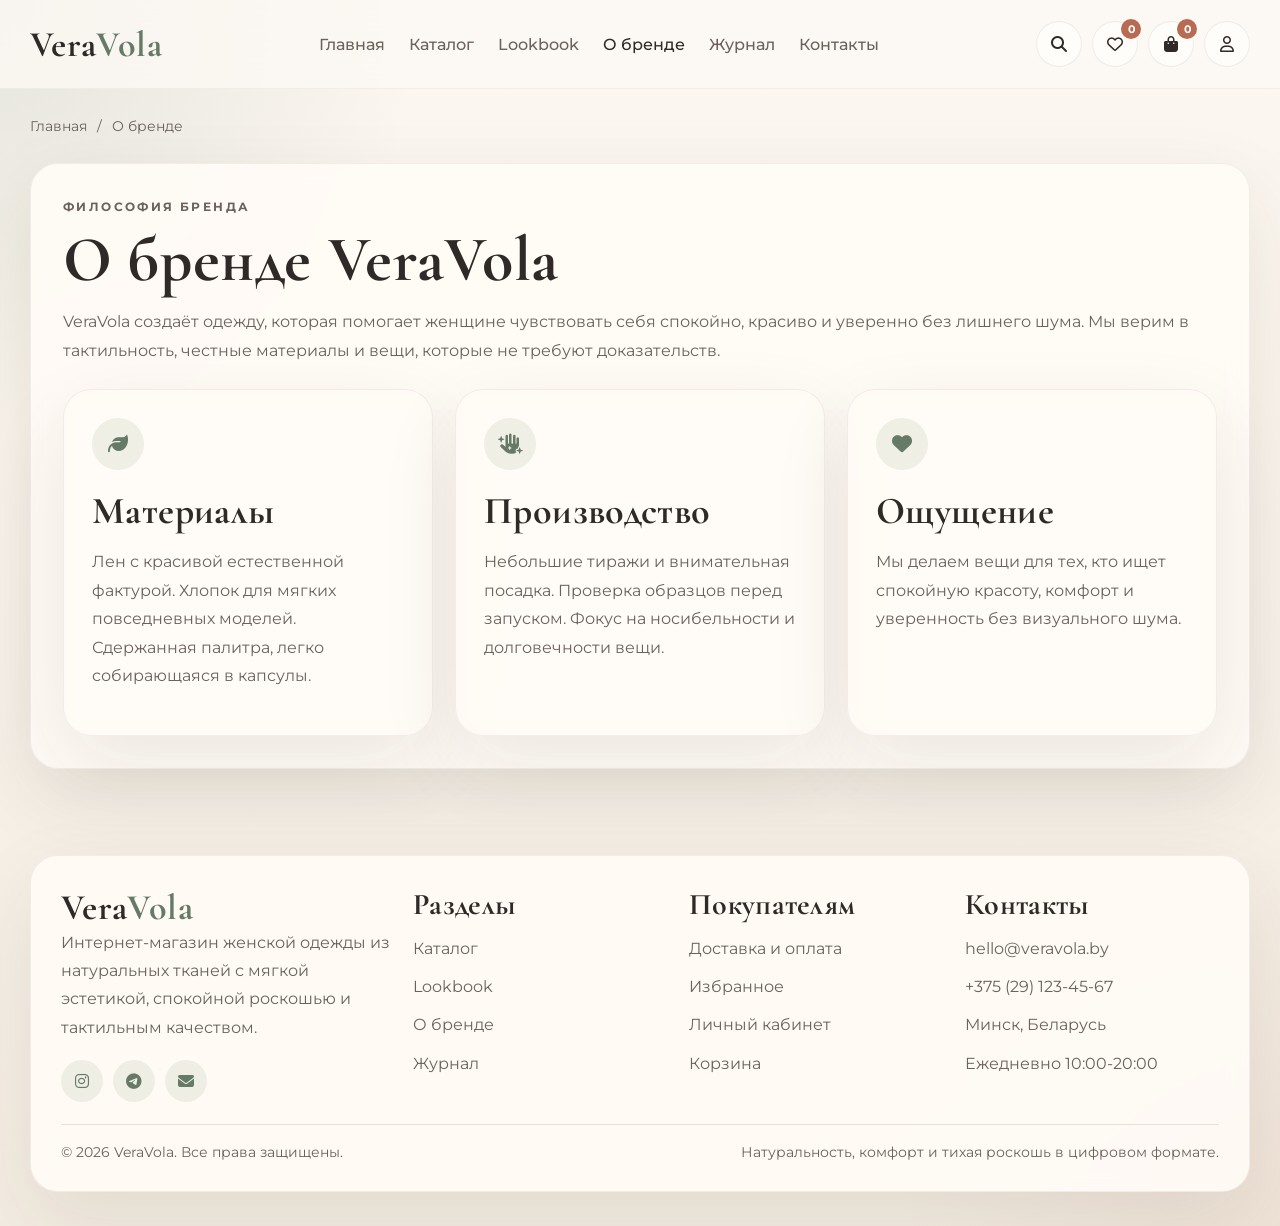
<file: about.html>
<!DOCTYPE html>
<html lang="ru">
<head>
    <!-- Google Tag Manager -->
<script>(function(w,d,s,l,i){w[l]=w[l]||[];w[l].push({'gtm.start':
new Date().getTime(),event:'gtm.js'});var f=d.getElementsByTagName(s)[0],
j=d.createElement(s),dl=l!='dataLayer'?'&l='+l:'';j.async=true;j.src=
'https://www.googletagmanager.com/gtm.js?id='+i+dl;f.parentNode.insertBefore(j,f);
})(window,document,'script','dataLayer','GTM-WN6B376W');</script>
<!-- End Google Tag Manager -->
    <meta charset="UTF-8">
    <meta name="viewport" content="width=device-width, initial-scale=1.0">
    <title>О бренде - VeraVola</title>
    <meta name="description" content="Философия VeraVola, материалы, подход к производству и спокойный взгляд на современный женский гардероб.">
    <link rel="preconnect" href="https://fonts.googleapis.com">
    <link rel="preconnect" href="https://fonts.gstatic.com" crossorigin>
    <link href="https://fonts.googleapis.com/css2?family=Cormorant+Garamond:wght@500;600;700&family=Montserrat:wght@400;500;600;700&display=swap" rel="stylesheet">
    <link rel="stylesheet" href="https://cdnjs.cloudflare.com/ajax/libs/font-awesome/6.4.0/css/all.min.css">
    <link rel="stylesheet" href="style.css">
</head>
<body data-page="about">
    <!-- Google Tag Manager (noscript) -->
<noscript><iframe src="https://www.googletagmanager.com/ns.html?id=GTM-WN6B376W"
height="0" width="0" style="display:none;visibility:hidden"></iframe></noscript>
<!-- End Google Tag Manager (noscript) -->
    <div id="siteHeader"></div>
    <main class="page-section">
        <div class="container">
            <nav class="breadcrumbs" aria-label="Хлебные крошки">
                <a href="index.html">Главная</a>
                <span>/</span>
                <span>О бренде</span>
            </nav>
            <div id="aboutPageContent"></div>
        </div>
    </main>
    <div id="siteFooter"></div>
    <div class="notification" id="notification" aria-live="polite" aria-atomic="true"></div>
    <script src="data.js"></script>
    <script src="site.js"></script>
</body>
</html>
</file>
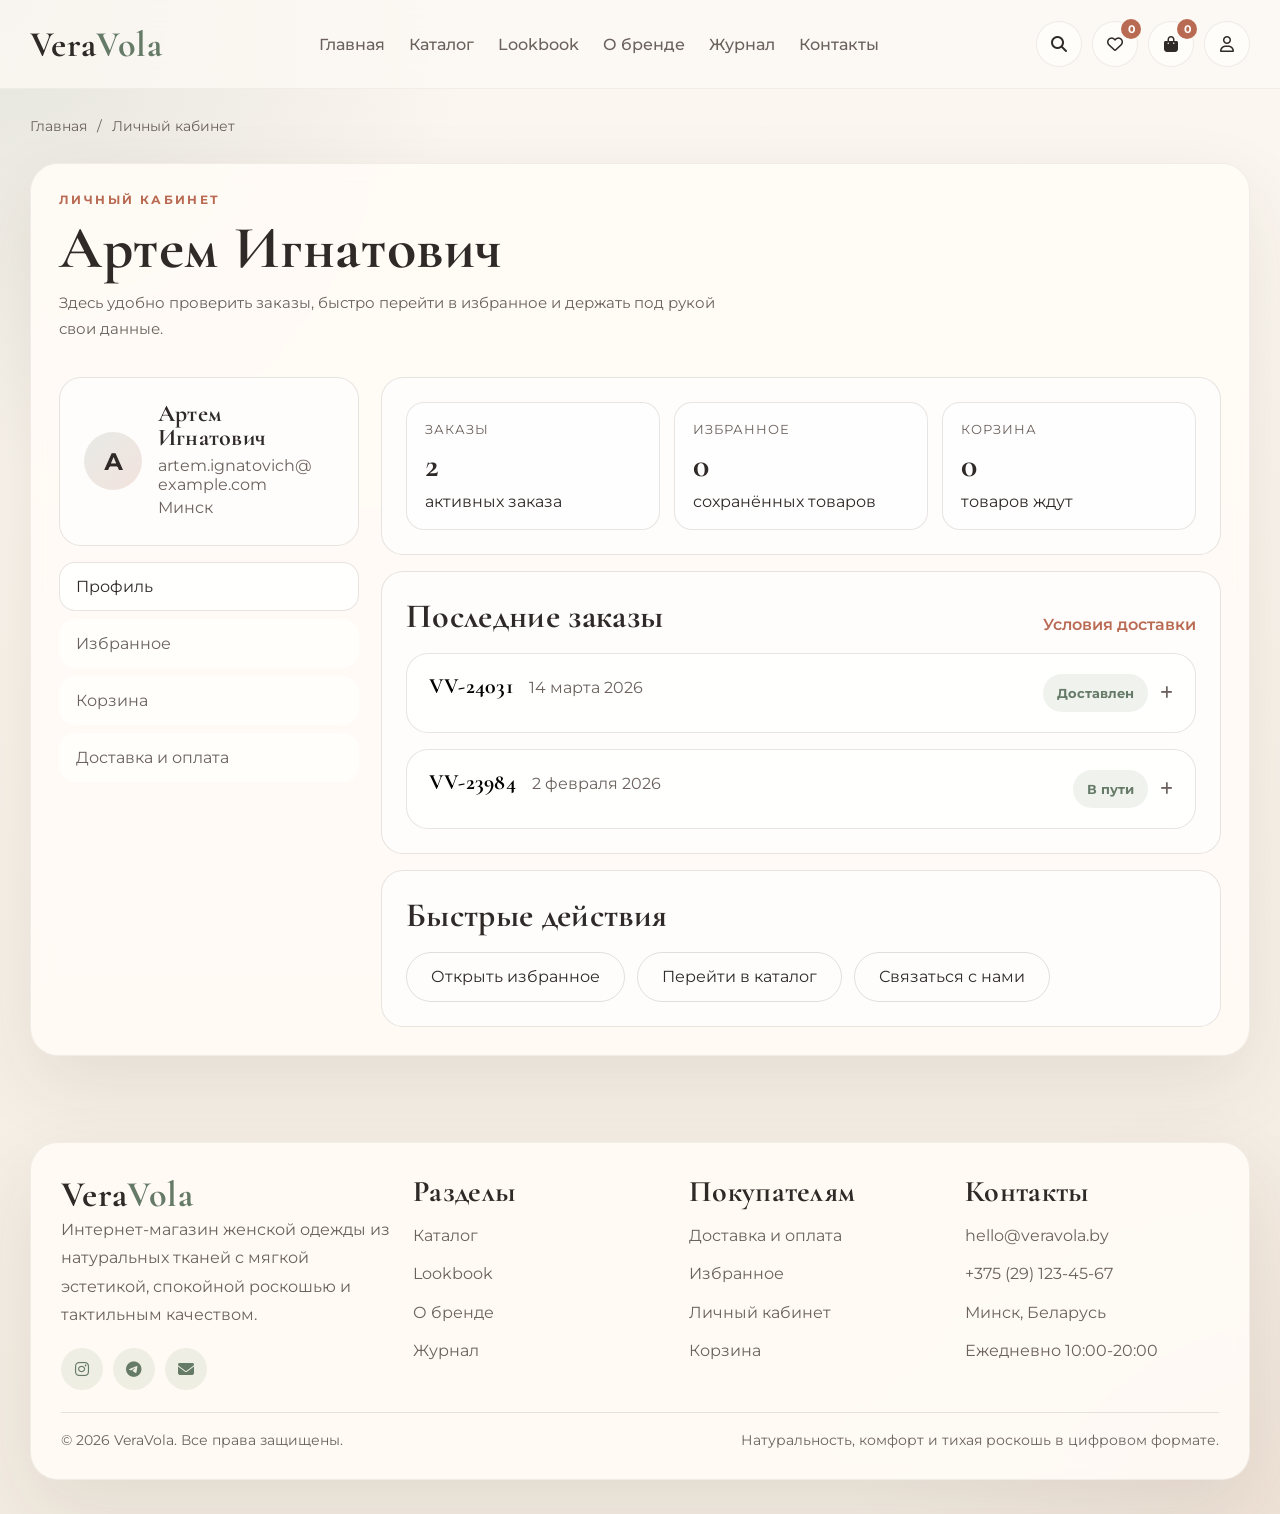
<file: account.html>
<!DOCTYPE html>
<html lang="ru">
<head>
    <!-- Google Tag Manager -->
<script>(function(w,d,s,l,i){w[l]=w[l]||[];w[l].push({'gtm.start':
new Date().getTime(),event:'gtm.js'});var f=d.getElementsByTagName(s)[0],
j=d.createElement(s),dl=l!='dataLayer'?'&l='+l:'';j.async=true;j.src=
'https://www.googletagmanager.com/gtm.js?id='+i+dl;f.parentNode.insertBefore(j,f);
})(window,document,'script','dataLayer','GTM-WN6B376W');</script>
<!-- End Google Tag Manager -->
    <meta charset="UTF-8">
    <meta name="viewport" content="width=device-width, initial-scale=1.0">
    <title>Личный кабинет - VeraVola</title>
    <meta name="description" content="Личный кабинет VeraVola: профиль, история заказов и быстрый доступ к избранному.">
    <link rel="preconnect" href="https://fonts.googleapis.com">
    <link rel="preconnect" href="https://fonts.gstatic.com" crossorigin>
    <link href="https://fonts.googleapis.com/css2?family=Cormorant+Garamond:wght@500;600;700&family=Montserrat:wght@400;500;600;700&display=swap" rel="stylesheet">
    <link rel="stylesheet" href="https://cdnjs.cloudflare.com/ajax/libs/font-awesome/6.4.0/css/all.min.css">
    <link rel="stylesheet" href="style.css">
</head>
<body data-page="account">
    <!-- Google Tag Manager (noscript) -->
<noscript><iframe src="https://www.googletagmanager.com/ns.html?id=GTM-WN6B376W"
height="0" width="0" style="display:none;visibility:hidden"></iframe></noscript>
<!-- End Google Tag Manager (noscript) -->
    <div id="siteHeader"></div>
    <main class="page-section">
        <div class="container">
            <nav class="breadcrumbs" aria-label="Хлебные крошки">
                <a href="index.html">Главная</a>
                <span>/</span>
                <span>Личный кабинет</span>
            </nav>
            <div id="accountPageContent"></div>
        </div>
    </main>
    <div id="siteFooter"></div>
    <div class="notification" id="notification" aria-live="polite" aria-atomic="true"></div>
    <script src="data.js"></script>
    <script src="site.js"></script>
</body>
</html>
</file>
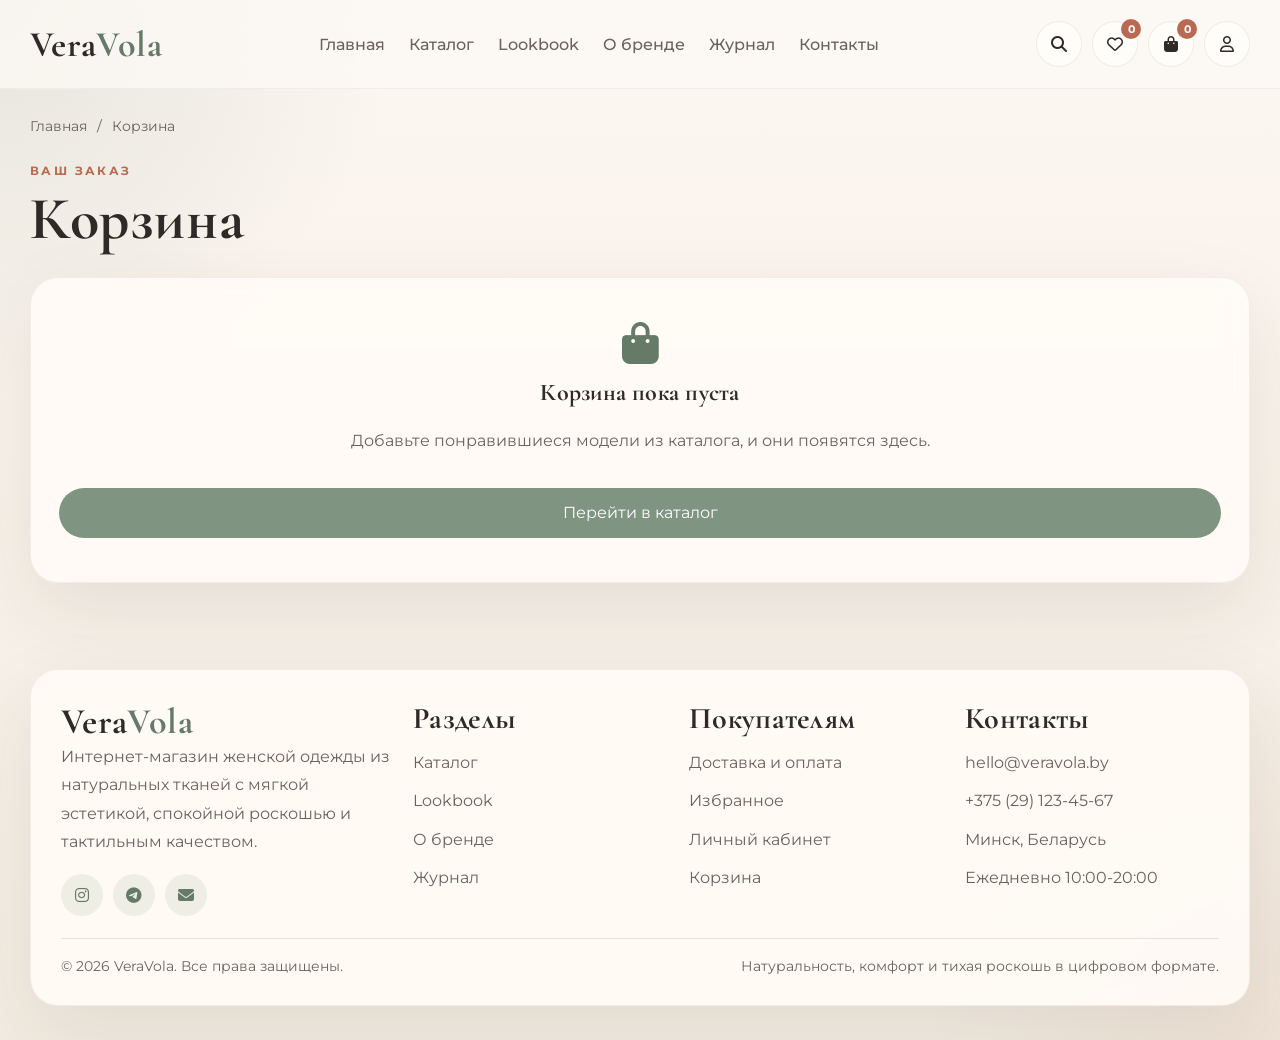
<file: cart.html>
<!DOCTYPE html>
<html lang="ru">
<head>
    <!-- Google Tag Manager -->
<script>(function(w,d,s,l,i){w[l]=w[l]||[];w[l].push({'gtm.start':
new Date().getTime(),event:'gtm.js'});var f=d.getElementsByTagName(s)[0],
j=d.createElement(s),dl=l!='dataLayer'?'&l='+l:'';j.async=true;j.src=
'https://www.googletagmanager.com/gtm.js?id='+i+dl;f.parentNode.insertBefore(j,f);
})(window,document,'script','dataLayer','GTM-WN6B376W');</script>
<!-- End Google Tag Manager -->
    <meta charset="UTF-8">
    <meta name="viewport" content="width=device-width, initial-scale=1.0">
    <title>Корзина - VeraVola</title>
    <meta name="description" content="Проверьте товары в корзине VeraVola и оформите заказ на женскую одежду из натуральных тканей.">
    <link rel="preconnect" href="https://fonts.googleapis.com">
    <link rel="preconnect" href="https://fonts.gstatic.com" crossorigin>
    <link href="https://fonts.googleapis.com/css2?family=Cormorant+Garamond:wght@500;600;700&family=Montserrat:wght@400;500;600;700&display=swap" rel="stylesheet">
    <link rel="stylesheet" href="https://cdnjs.cloudflare.com/ajax/libs/font-awesome/6.4.0/css/all.min.css">
    <link rel="stylesheet" href="style.css">
</head>
<body data-page="cart">
    <!-- Google Tag Manager (noscript) -->
<noscript><iframe src="https://www.googletagmanager.com/ns.html?id=GTM-WN6B376W"
height="0" width="0" style="display:none;visibility:hidden"></iframe></noscript>
<!-- End Google Tag Manager (noscript) -->
    <div id="siteHeader"></div>

    <main class="page-section">
        <div class="container">
            <nav class="breadcrumbs" aria-label="Хлебные крошки">
                <a href="index.html">Главная</a>
                <span>/</span>
                <span>Корзина</span>
            </nav>

            <section class="section-head">
                <div>
                    <p class="eyebrow">Ваш заказ</p>
                    <h1>Корзина</h1>
                </div>
            </section>

            <div id="cartPageContent"></div>
        </div>
    </main>

    <div id="siteFooter"></div>
    <div class="notification" id="notification" aria-live="polite" aria-atomic="true"></div>

    <script src="data.js"></script>
    <script src="site.js"></script>
</body>
</html>
</file>
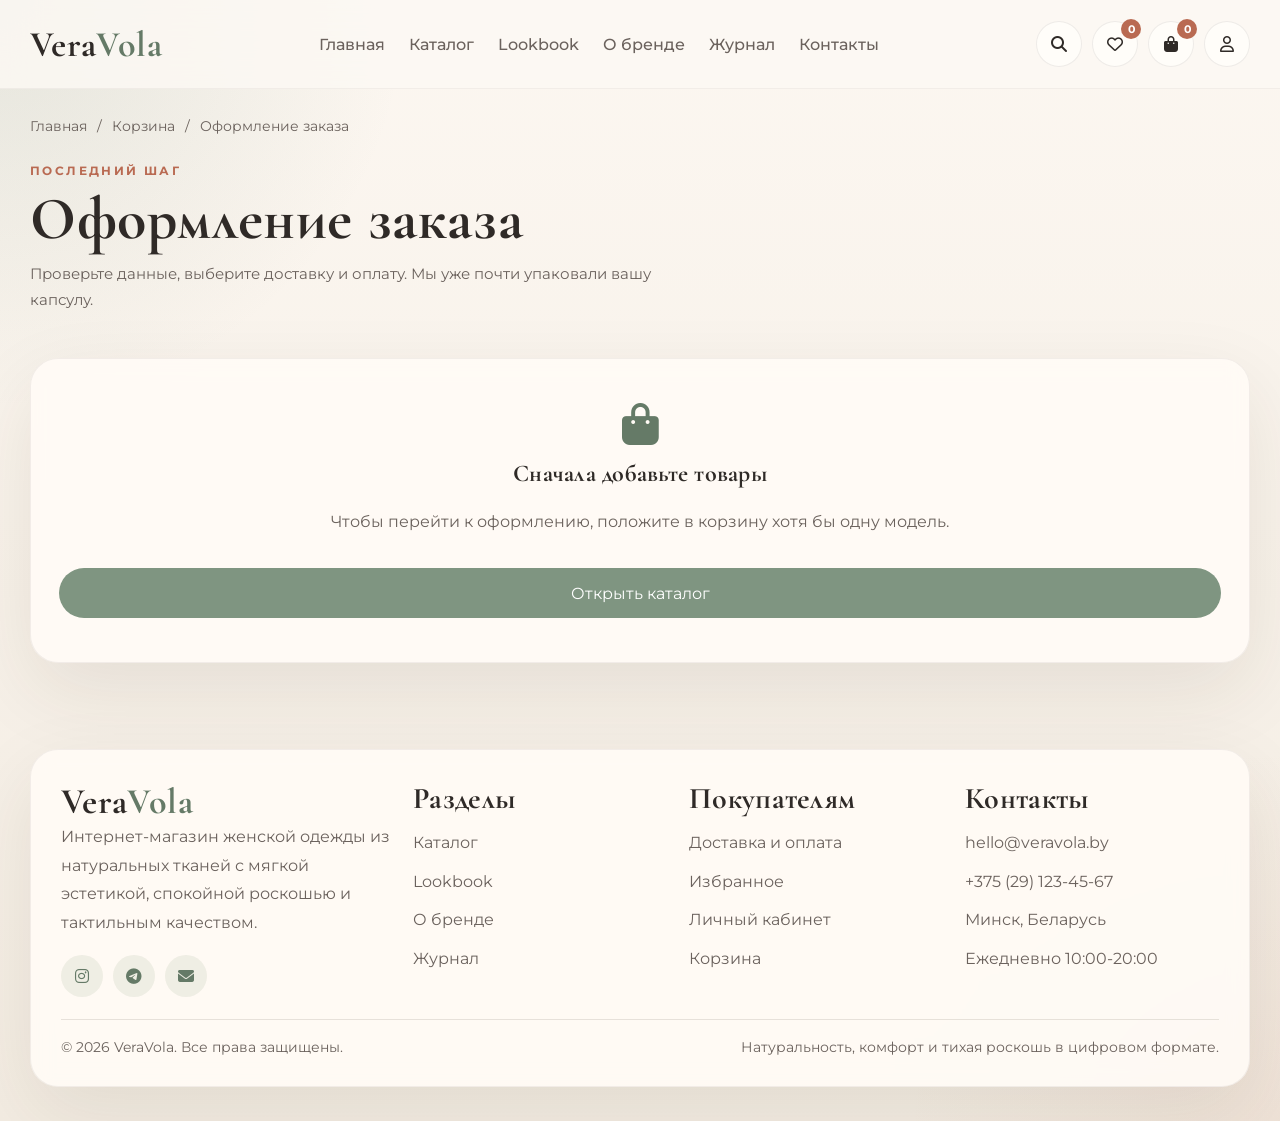
<file: checkout.html>
<!DOCTYPE html>
<html lang="ru">
<head>
    <!-- Google Tag Manager -->
<script>(function(w,d,s,l,i){w[l]=w[l]||[];w[l].push({'gtm.start':
new Date().getTime(),event:'gtm.js'});var f=d.getElementsByTagName(s)[0],
j=d.createElement(s),dl=l!='dataLayer'?'&l='+l:'';j.async=true;j.src=
'https://www.googletagmanager.com/gtm.js?id='+i+dl;f.parentNode.insertBefore(j,f);
})(window,document,'script','dataLayer','GTM-WN6B376W');</script>
<!-- End Google Tag Manager -->
    <meta charset="UTF-8">
    <meta name="viewport" content="width=device-width, initial-scale=1.0">
    <title>Оформление заказа - VeraVola</title>
    <meta name="description" content="Оформление заказа VeraVola: контактные данные, доставка, оплата и подтверждение покупки.">
    <link rel="preconnect" href="https://fonts.googleapis.com">
    <link rel="preconnect" href="https://fonts.gstatic.com" crossorigin>
    <link href="https://fonts.googleapis.com/css2?family=Cormorant+Garamond:wght@500;600;700&family=Montserrat:wght@400;500;600;700&display=swap" rel="stylesheet">
    <link rel="stylesheet" href="https://cdnjs.cloudflare.com/ajax/libs/font-awesome/6.4.0/css/all.min.css">
    <link rel="stylesheet" href="style.css">
</head>
<body data-page="checkout">
    <!-- Google Tag Manager (noscript) -->
<noscript><iframe src="https://www.googletagmanager.com/ns.html?id=GTM-WN6B376W"
height="0" width="0" style="display:none;visibility:hidden"></iframe></noscript>
<!-- End Google Tag Manager (noscript) -->
    <div id="siteHeader"></div>

    <main class="page-section">
        <div class="container">
            <nav class="breadcrumbs" aria-label="Хлебные крошки">
                <a href="index.html">Главная</a>
                <span>/</span>
                <a href="cart.html">Корзина</a>
                <span>/</span>
                <span>Оформление заказа</span>
            </nav>

            <section class="section-head">
                <div>
                    <p class="eyebrow">Последний шаг</p>
                    <h1>Оформление заказа</h1>
                    <p class="section-copy">Проверьте данные, выберите доставку и оплату. Мы уже почти упаковали вашу капсулу.</p>
                </div>
            </section>

            <div id="checkoutPageContent"></div>
        </div>
    </main>

    <div id="siteFooter"></div>
    <div class="notification" id="notification" aria-live="polite" aria-atomic="true"></div>

    <script src="data.js"></script>
    <script src="site.js"></script>
</body>
</html>
</file>
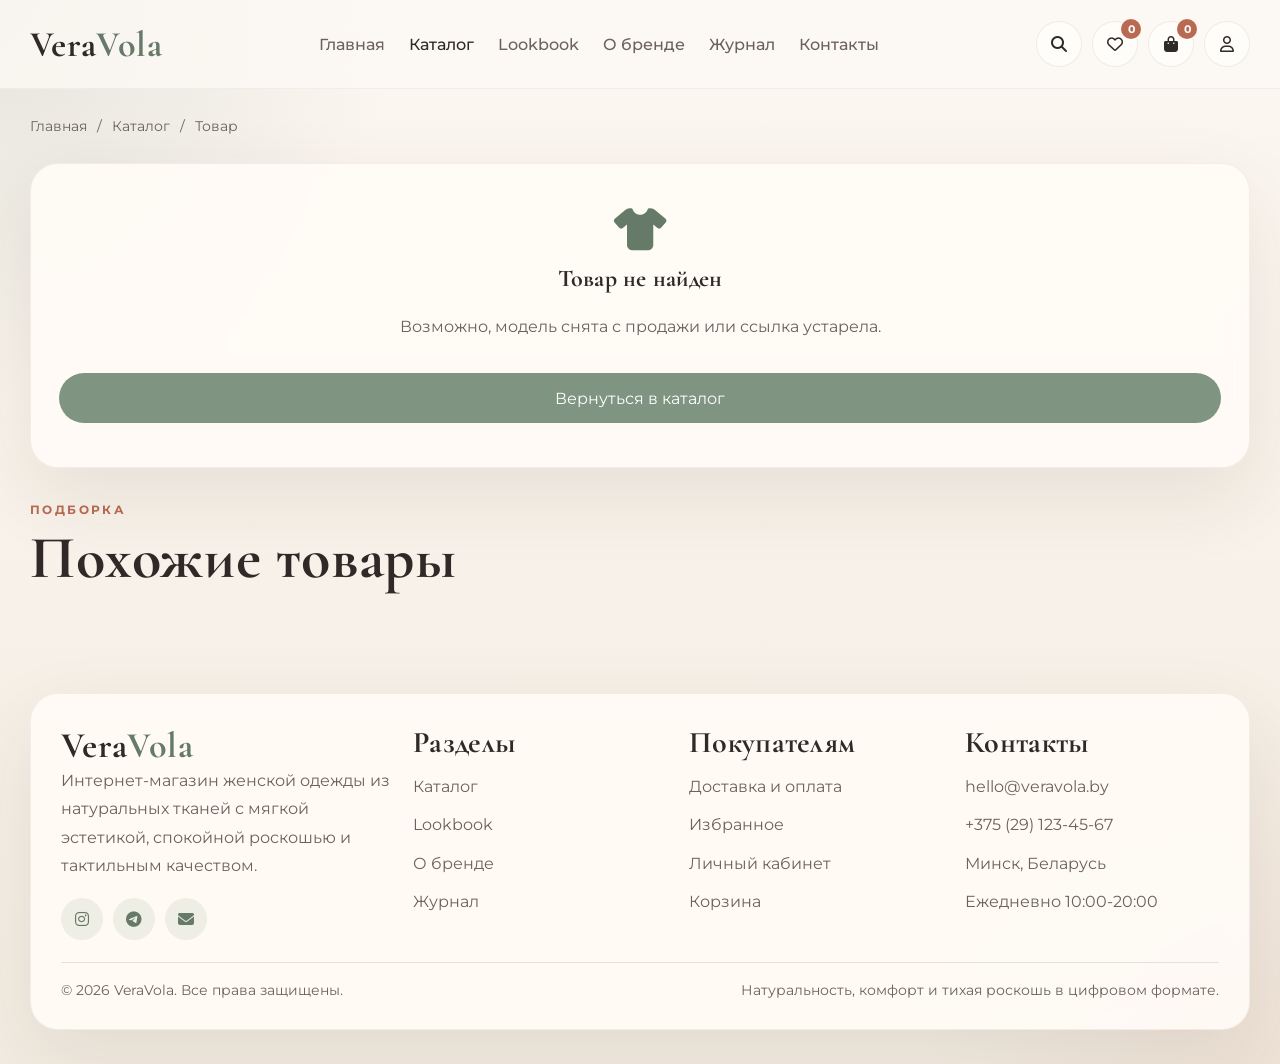
<file: product.html>
<!DOCTYPE html>
<html lang="ru">
<head>
    <!-- Google Tag Manager -->
<script>(function(w,d,s,l,i){w[l]=w[l]||[];w[l].push({'gtm.start':
new Date().getTime(),event:'gtm.js'});var f=d.getElementsByTagName(s)[0],
j=d.createElement(s),dl=l!='dataLayer'?'&l='+l:'';j.async=true;j.src=
'https://www.googletagmanager.com/gtm.js?id='+i+dl;f.parentNode.insertBefore(j,f);
})(window,document,'script','dataLayer','GTM-WN6B376W');</script>
<!-- End Google Tag Manager -->
    <meta charset="UTF-8">
    <meta name="viewport" content="width=device-width, initial-scale=1.0">
    <title>Товар - VeraVola</title>
    <meta name="description" content="Страница товара VeraVola с подробным описанием, материалами, размерами и рекомендациями.">
    <link rel="preconnect" href="https://fonts.googleapis.com">
    <link rel="preconnect" href="https://fonts.gstatic.com" crossorigin>
    <link href="https://fonts.googleapis.com/css2?family=Cormorant+Garamond:wght@500;600;700&family=Montserrat:wght@400;500;600;700&display=swap" rel="stylesheet">
    <link rel="stylesheet" href="https://cdnjs.cloudflare.com/ajax/libs/font-awesome/6.4.0/css/all.min.css">
    <link rel="stylesheet" href="style.css">
</head>
<body data-page="product">
    <!-- Google Tag Manager (noscript) -->
<noscript><iframe src="https://www.googletagmanager.com/ns.html?id=GTM-WN6B376W"
height="0" width="0" style="display:none;visibility:hidden"></iframe></noscript>
<!-- End Google Tag Manager (noscript) -->
    <div id="siteHeader"></div>

    <main class="page-section">
        <div class="container">
            <nav class="breadcrumbs" aria-label="Хлебные крошки" id="productBreadcrumbs">
                <a href="index.html">Главная</a>
                <span>/</span>
                <a href="catalog.html">Каталог</a>
                <span>/</span>
                <span>Товар</span>
            </nav>

            <div id="productPageContent"></div>

            <section class="related-section">
                <div class="section-head compact">
                    <div>
                        <p class="eyebrow">Подборка</p>
                        <h2>Похожие товары</h2>
                    </div>
                </div>
                <div class="products-grid" id="relatedProducts"></div>
            </section>
        </div>
    </main>

    <div id="siteFooter"></div>
    <div class="notification" id="notification" aria-live="polite" aria-atomic="true"></div>

    <script src="data.js"></script>
    <script src="site.js"></script>
</body>
</html>
</file>
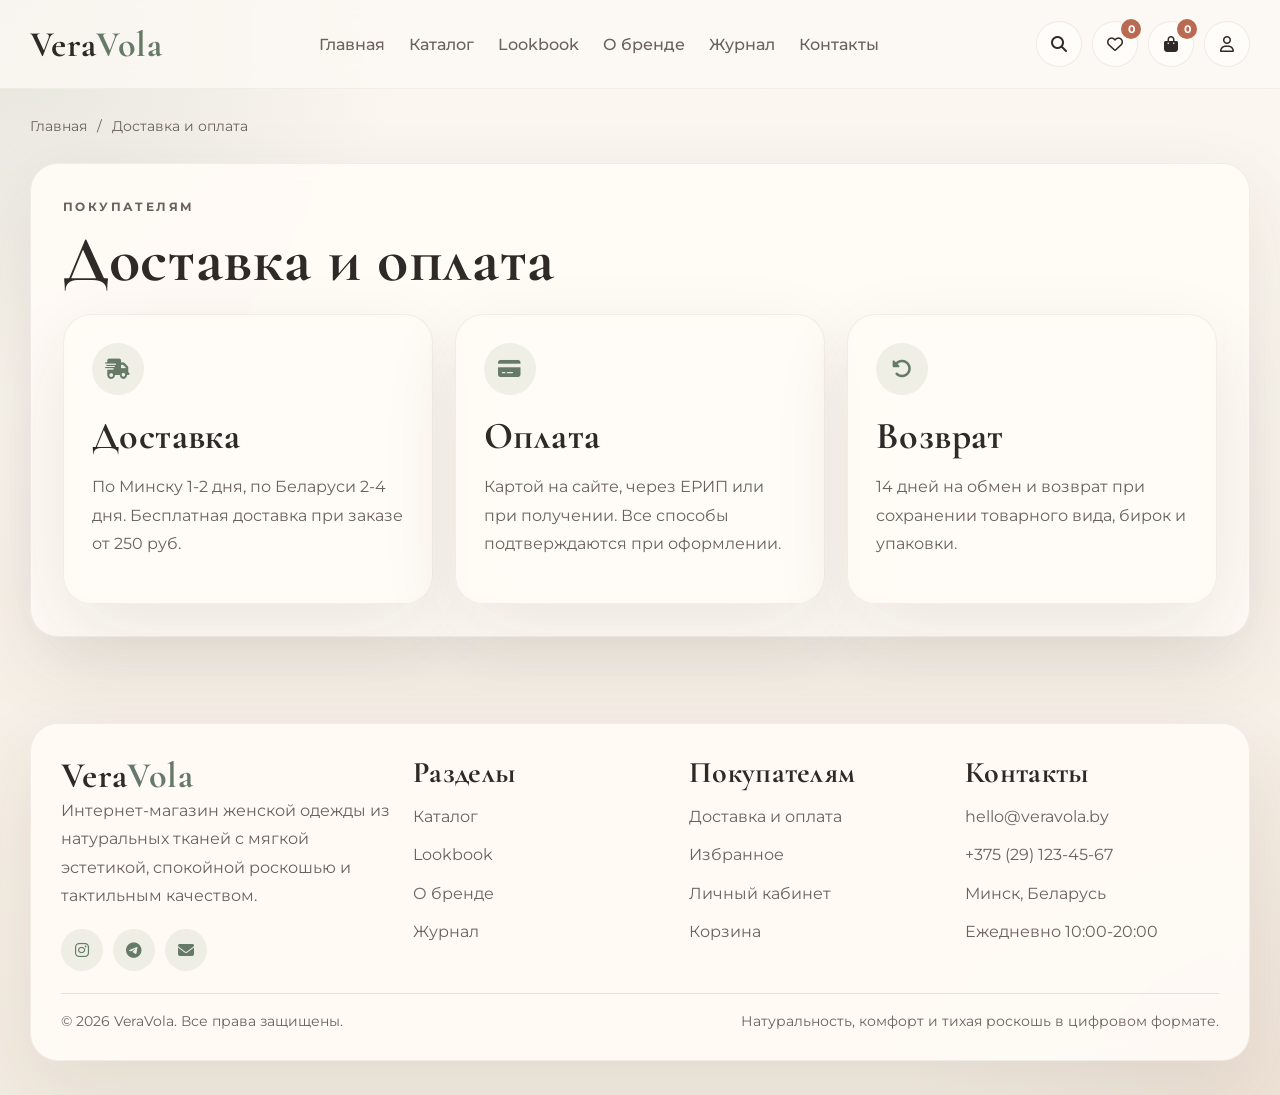
<file: shipping.html>
<!DOCTYPE html>
<html lang="ru">
<head>
    <!-- Google Tag Manager -->
<script>(function(w,d,s,l,i){w[l]=w[l]||[];w[l].push({'gtm.start':
new Date().getTime(),event:'gtm.js'});var f=d.getElementsByTagName(s)[0],
j=d.createElement(s),dl=l!='dataLayer'?'&l='+l:'';j.async=true;j.src=
'https://www.googletagmanager.com/gtm.js?id='+i+dl;f.parentNode.insertBefore(j,f);
})(window,document,'script','dataLayer','GTM-WN6B376W');</script>
<!-- End Google Tag Manager -->
    <meta charset="UTF-8">
    <meta name="viewport" content="width=device-width, initial-scale=1.0">
    <title>Доставка и оплата - VeraVola</title>
    <meta name="description" content="Условия доставки, оплаты, обмена и возврата для заказов VeraVola.">
    <link rel="preconnect" href="https://fonts.googleapis.com">
    <link rel="preconnect" href="https://fonts.gstatic.com" crossorigin>
    <link href="https://fonts.googleapis.com/css2?family=Cormorant+Garamond:wght@500;600;700&family=Montserrat:wght@400;500;600;700&display=swap" rel="stylesheet">
    <link rel="stylesheet" href="https://cdnjs.cloudflare.com/ajax/libs/font-awesome/6.4.0/css/all.min.css">
    <link rel="stylesheet" href="style.css">
</head>
<body data-page="shipping">
    <!-- Google Tag Manager (noscript) -->
<noscript><iframe src="https://www.googletagmanager.com/ns.html?id=GTM-WN6B376W"
height="0" width="0" style="display:none;visibility:hidden"></iframe></noscript>
<!-- End Google Tag Manager (noscript) -->
    <div id="siteHeader"></div>
    <main class="page-section">
        <div class="container">
            <nav class="breadcrumbs" aria-label="Хлебные крошки">
                <a href="index.html">Главная</a>
                <span>/</span>
                <span>Доставка и оплата</span>
            </nav>
            <div id="shippingPageContent"></div>
        </div>
    </main>
    <div id="siteFooter"></div>
    <div class="notification" id="notification" aria-live="polite" aria-atomic="true"></div>
    <script src="data.js"></script>
    <script src="site.js"></script>
</body>
</html>
</file>
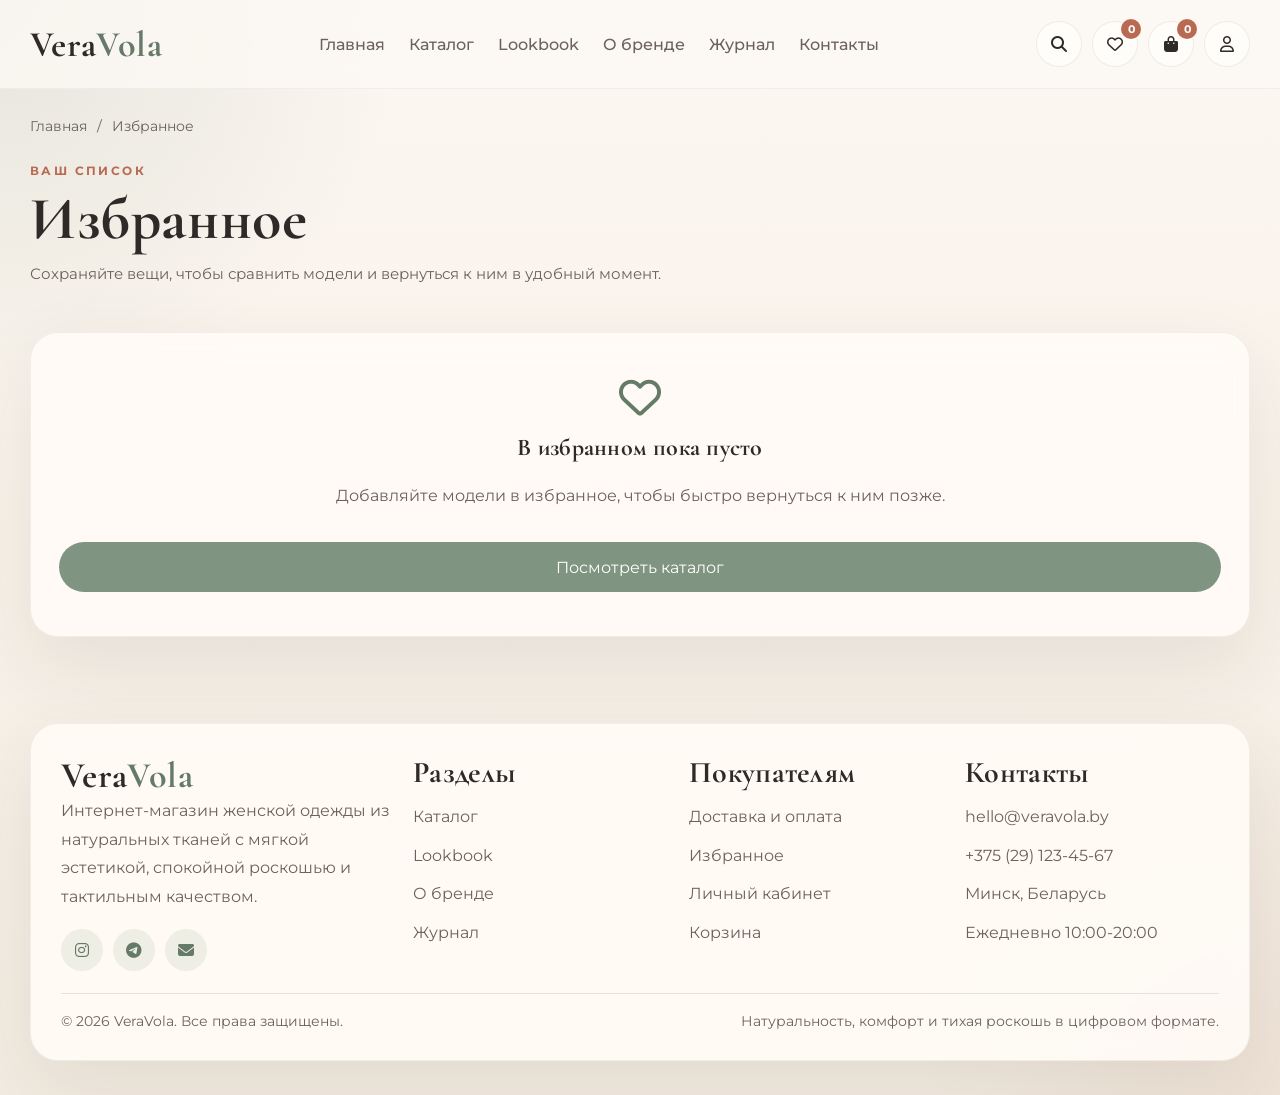
<file: wishlist.html>
<!DOCTYPE html>
<html lang="ru">
<head>
    <!-- Google Tag Manager -->
<script>(function(w,d,s,l,i){w[l]=w[l]||[];w[l].push({'gtm.start':
new Date().getTime(),event:'gtm.js'});var f=d.getElementsByTagName(s)[0],
j=d.createElement(s),dl=l!='dataLayer'?'&l='+l:'';j.async=true;j.src=
'https://www.googletagmanager.com/gtm.js?id='+i+dl;f.parentNode.insertBefore(j,f);
})(window,document,'script','dataLayer','GTM-WN6B376W');</script>
<!-- End Google Tag Manager -->
    <meta charset="UTF-8">
    <meta name="viewport" content="width=device-width, initial-scale=1.0">
    <title>Избранное - VeraVola</title>
    <meta name="description" content="Избранные модели VeraVola: сохраняйте вещи, чтобы вернуться к ним позже.">
    <link rel="preconnect" href="https://fonts.googleapis.com">
    <link rel="preconnect" href="https://fonts.gstatic.com" crossorigin>
    <link href="https://fonts.googleapis.com/css2?family=Cormorant+Garamond:wght@500;600;700&family=Montserrat:wght@400;500;600;700&display=swap" rel="stylesheet">
    <link rel="stylesheet" href="https://cdnjs.cloudflare.com/ajax/libs/font-awesome/6.4.0/css/all.min.css">
    <link rel="stylesheet" href="style.css">
</head>
<body data-page="wishlist">
    <!-- Google Tag Manager (noscript) -->
<noscript><iframe src="https://www.googletagmanager.com/ns.html?id=GTM-WN6B376W"
height="0" width="0" style="display:none;visibility:hidden"></iframe></noscript>
<!-- End Google Tag Manager (noscript) -->
    <div id="siteHeader"></div>

    <main class="page-section">
        <div class="container">
            <nav class="breadcrumbs" aria-label="Хлебные крошки">
                <a href="index.html">Главная</a>
                <span>/</span>
                <span>Избранное</span>
            </nav>

            <section class="section-head">
                <div>
                    <p class="eyebrow">Ваш список</p>
                    <h1>Избранное</h1>
                    <p class="section-copy">Сохраняйте вещи, чтобы сравнить модели и вернуться к ним в удобный момент.</p>
                </div>
            </section>

            <div id="wishlistPageContent"></div>
        </div>
    </main>

    <div id="siteFooter"></div>
    <div class="notification" id="notification" aria-live="polite" aria-atomic="true"></div>

    <script src="data.js"></script>
    <script src="site.js"></script>
</body>
</html>
</file>
<file: style.css>
:root {
    --bg: #f3ece2;
    --bg-soft: #faf5ee;
    --surface: rgba(255, 251, 246, 0.92);
    --surface-strong: #fffdf9;
    --surface-dark: #262220;
    --text: #2f2a27;
    --muted: #6b625d;
    --line: rgba(95, 80, 68, 0.15);
    --primary: #7f9581;
    --primary-dark: #657a67;
    --secondary: #a59578;
    --accent: #b96a52;
    --accent-soft: rgba(185, 106, 82, 0.12);
    --focus: rgba(127, 149, 129, 0.22);
    --shadow: 0 28px 80px rgba(57, 40, 25, 0.09);
    --shadow-soft: 0 18px 36px rgba(57, 40, 25, 0.07);
    --radius: 28px;
    --radius-md: 22px;
    --radius-sm: 16px;
    --container: 1220px;
}

* {
    box-sizing: border-box;
}

html {
    scroll-behavior: smooth;
}

body {
    margin: 0;
    font-family: "Montserrat", sans-serif;
    color: var(--text);
    background:
        radial-gradient(circle at top left, rgba(127, 149, 129, 0.18), transparent 24%),
        radial-gradient(circle at bottom right, rgba(185, 106, 82, 0.08), transparent 22%),
        linear-gradient(180deg, #fcf7f1 0%, var(--bg) 100%);
}

img,
video {
    display: block;
    max-width: 100%;
}

a {
    color: inherit;
    text-decoration: none;
}

button,
input,
select,
textarea {
    font: inherit;
}

button {
    cursor: pointer;
}

textarea {
    resize: vertical;
}

.container {
    width: min(var(--container), calc(100% - 32px));
    margin: 0 auto;
}

.page-section {
    padding: 28px 0 86px;
}

.eyebrow {
    margin: 0 0 14px;
    color: var(--accent);
    font-size: 12px;
    font-weight: 700;
    letter-spacing: 0.2em;
    text-transform: uppercase;
}

h1,
h2,
h3,
h4,
.brand-mark {
    margin-top: 0;
    font-family: "Cormorant Garamond", serif;
    letter-spacing: 0.01em;
}

p {
    margin-top: 0;
}

.btn {
    display: inline-flex;
    align-items: center;
    justify-content: center;
    gap: 10px;
    min-height: 50px;
    padding: 0 24px;
    border-radius: 999px;
    border: 1px solid transparent;
    transition: transform 0.24s ease, background-color 0.24s ease, border-color 0.24s ease, color 0.24s ease, box-shadow 0.24s ease;
}

.btn:hover,
.btn:focus-visible {
    transform: translateY(-2px);
    box-shadow: 0 14px 24px rgba(48, 42, 40, 0.08);
}

.btn-primary {
    background: var(--primary);
    color: #fff;
}

.btn-primary:hover,
.btn-primary:focus-visible {
    background: var(--primary-dark);
}

.btn-secondary {
    background: transparent;
    color: var(--text);
    border-color: rgba(48, 42, 40, 0.14);
}

.btn-secondary:hover,
.btn-secondary:focus-visible {
    border-color: var(--primary);
    color: var(--primary-dark);
}

.text-btn {
    padding: 0;
    border: 0;
    background: transparent;
    color: var(--accent);
    font-weight: 600;
}

.text-btn:hover,
.text-btn:focus-visible,
.section-link:hover,
.section-link:focus-visible {
    color: #9f543d;
}

.site-header {
    position: sticky;
    top: 0;
    z-index: 50;
    backdrop-filter: blur(18px);
    background: rgba(252, 248, 243, 0.84);
    border-bottom: 1px solid rgba(112, 104, 100, 0.08);
}

.header-row {
    display: flex;
    align-items: center;
    justify-content: space-between;
    min-height: 88px;
    gap: 20px;
}

.brand-mark {
    font-size: 36px;
    font-weight: 700;
}

.brand-mark span {
    color: var(--primary-dark);
}

.nav-links {
    display: flex;
    align-items: center;
    gap: 24px;
}

.nav-links a {
    color: var(--muted);
    font-weight: 500;
    transition: color 0.2s ease;
}

.nav-links a.is-active,
.nav-links a:hover,
.nav-links a:focus-visible {
    color: var(--text);
}

.header-tools {
    display: flex;
    align-items: center;
    gap: 10px;
}

.icon-link,
.icon-button,
.menu-toggle {
    position: relative;
    display: inline-flex;
    align-items: center;
    justify-content: center;
    width: 46px;
    height: 46px;
    border-radius: 50%;
    border: 1px solid rgba(112, 104, 100, 0.12);
    background: rgba(255, 253, 250, 0.94);
    color: var(--text);
    transition: transform 0.2s ease, color 0.2s ease, border-color 0.2s ease;
}

.icon-link:hover,
.icon-button:hover,
.menu-toggle:hover,
.icon-link:focus-visible,
.icon-button:focus-visible,
.menu-toggle:focus-visible {
    transform: translateY(-1px);
    color: var(--primary-dark);
    border-color: rgba(142, 164, 131, 0.4);
}

.menu-toggle {
    display: none;
}

.counter {
    position: absolute;
    top: -3px;
    right: -4px;
    min-width: 20px;
    height: 20px;
    padding: 0 6px;
    border-radius: 999px;
    display: inline-flex;
    align-items: center;
    justify-content: center;
    background: var(--accent);
    color: #fff;
    font-size: 11px;
    font-weight: 700;
}

.mobile-panel {
    display: none;
    padding: 0 0 18px;
}

.mobile-panel.open {
    display: block;
}

.mobile-panel nav {
    display: grid;
    gap: 10px;
    padding: 18px;
    border-radius: var(--radius-sm);
    background: var(--surface-strong);
    box-shadow: var(--shadow-soft);
}

.breadcrumbs {
    display: flex;
    flex-wrap: wrap;
    gap: 10px;
    margin-bottom: 28px;
    color: var(--muted);
    font-size: 14px;
}

.breadcrumbs a:hover,
.breadcrumbs a:focus-visible {
    color: var(--text);
}

.section-head {
    display: flex;
    align-items: end;
    justify-content: space-between;
    gap: 20px;
    margin-bottom: 30px;
}

.section-head.compact {
    margin-bottom: 20px;
}

.section-head h1,
.section-head h2 {
    margin-bottom: 0;
    font-size: clamp(40px, 5vw, 60px);
    line-height: 0.92;
}

.section-copy {
    max-width: 660px;
    margin-top: 14px;
    color: var(--muted);
    line-height: 1.72;
    font-size: 15px;
}

.section-link {
    color: var(--accent);
    font-weight: 600;
}

.count-badge,
.product-chip,
.chip {
    display: inline-flex;
    align-items: center;
    min-height: 38px;
    padding: 0 14px;
    border-radius: 999px;
    background: rgba(142, 164, 131, 0.14);
    color: var(--primary-dark);
    font-size: 13px;
    font-weight: 700;
}

.hero {
    padding: 34px 0 68px;
}

.hero-grid {
    display: grid;
    grid-template-columns: 1.1fr 0.9fr;
    gap: 28px;
    align-items: center;
}

.hero-copy h1 {
    margin-bottom: 22px;
    font-size: clamp(52px, 7vw, 86px);
    line-height: 0.9;
}

.hero-copy p {
    max-width: 590px;
    color: var(--muted);
    line-height: 1.76;
    font-size: 16px;
}

.hero-actions {
    display: flex;
    flex-wrap: wrap;
    gap: 14px;
    margin: 30px 0 24px;
}

.hero-points {
    display: grid;
    gap: 12px;
    padding: 0;
    margin: 0;
    list-style: none;
    color: var(--muted);
}

.hero-points li::before {
    content: "•";
    margin-right: 10px;
    color: var(--accent);
}

.hero-visual {
    display: grid;
    gap: 18px;
}

.hero-card,
.hero-video-shell,
.benefit-card,
.story-card,
.filters-card,
.product-card,
.cart-card,
.summary-card,
.empty-state,
.product-detail,
.showcase-card,
.footer-shell,
.lookbook-card,
.content-card,
.journal-card,
.account-shell,
.contact-card,
.size-guide-card,
.review-card,
.gallery-info {
    background: var(--surface);
    border: 1px solid rgba(112, 104, 100, 0.09);
    box-shadow: var(--shadow);
    backdrop-filter: blur(10px);
}

.hero-card,
.hero-video-shell,
.benefit-card,
.story-card,
.filters-card,
.summary-card,
.empty-state,
.product-detail,
.showcase-card,
.footer-shell,
.lookbook-card,
.content-card,
.journal-card,
.account-shell,
.contact-card,
.size-guide-card,
.review-card,
.gallery-info {
    border-radius: var(--radius);
}

.hero-card-main {
    position: relative;
    overflow: hidden;
}

.hero-card-main img,
.hero-card-main video {
    width: 100%;
    aspect-ratio: 4 / 5;
    object-fit: cover;
}

.hero-slides {
    position: relative;
    width: 100%;
    aspect-ratio: 4 / 5;
}

.hero-slide {
    position: absolute;
    inset: 0;
    opacity: 0;
    transform: scale(1.03);
    transition: opacity 0.8s ease, transform 1.2s ease;
}

.hero-slide.is-active {
    opacity: 1;
    transform: scale(1);
}

.hero-slide img {
    width: 100%;
    height: 100%;
    object-fit: cover;
}

.hero-card-main::after {
    content: "";
    position: absolute;
    inset: 0;
    background: linear-gradient(180deg, transparent 35%, rgba(36, 30, 26, 0.16) 100%);
    pointer-events: none;
}

.hero-card-accent {
    padding: 24px 26px;
    display: grid;
    gap: 8px;
}

.hero-card-accent span {
    color: var(--accent);
    font-size: 12px;
    font-weight: 700;
    letter-spacing: 0.18em;
    text-transform: uppercase;
}

.hero-card-accent strong {
    font-size: 26px;
    line-height: 1.28;
}

.mood-caption {
    position: absolute;
    left: 24px;
    bottom: 24px;
    right: 24px;
    z-index: 2;
    color: #fff;
}

.mood-caption h2 {
    margin-bottom: 8px;
    font-size: 40px;
}

.mood-caption p {
    margin: 0;
    max-width: 320px;
    line-height: 1.7;
}

.hero-dots {
    position: absolute;
    right: 24px;
    bottom: 24px;
    z-index: 2;
    display: flex;
    gap: 10px;
}

.hero-dots button {
    width: 12px;
    height: 12px;
    padding: 0;
    border: 0;
    border-radius: 50%;
    background: rgba(255, 255, 255, 0.45);
    transition: transform 0.2s ease, background-color 0.2s ease;
}

.hero-dots button.is-active {
    transform: scale(1.18);
    background: rgba(255, 255, 255, 0.95);
}

.benefits-grid,
.products-grid,
.showcase-grid,
.footer-grid,
.lookbook-grid,
.journal-grid,
.contact-grid,
.info-grid,
.reviews-grid,
.account-grid {
    display: grid;
    gap: 22px;
}

.benefits-grid {
    grid-template-columns: repeat(3, minmax(0, 1fr));
}

.benefit-card {
    padding: 28px;
}

.benefit-card i {
    width: 52px;
    height: 52px;
    margin-bottom: 18px;
    border-radius: 50%;
    display: inline-flex;
    align-items: center;
    justify-content: center;
    background: rgba(142, 164, 131, 0.14);
    color: var(--primary-dark);
    font-size: 20px;
}

.benefit-card h2 {
    margin-bottom: 12px;
    font-size: 32px;
}

.benefit-card p,
.story-card p,
.showcase-copy p,
.footer-column p,
.footer-column li,
.meta-list div,
.catalog-toolbar,
.summary-row,
.empty-state p,
.product-description,
.product-feature-list li,
.review-card p,
.content-card p,
.contact-card p,
.journal-card p,
.lookbook-card p,
.account-meta p,
.account-order-card p {
    color: var(--muted);
    line-height: 1.78;
}

.products-grid {
    grid-template-columns: repeat(4, minmax(0, 1fr));
}

.products-grid.catalog-grid-compact {
    grid-template-columns: repeat(2, minmax(0, 1fr));
}

.product-card {
    position: relative;
    overflow: hidden;
    border-radius: 24px;
    transition: transform 0.24s ease, box-shadow 0.24s ease;
}

.product-card:hover {
    transform: translateY(-6px);
    box-shadow: 0 24px 44px rgba(57, 40, 25, 0.1);
}

.product-card > a {
    display: block;
}

.product-thumb {
    position: relative;
    overflow: hidden;
    background: #f0e8de;
}

.product-thumb img {
    width: 100%;
    aspect-ratio: 4 / 5;
    object-fit: cover;
    transition: transform 0.45s ease;
}

.product-card:hover .product-thumb img {
    transform: scale(1.05);
}

.product-hover-copy {
    position: absolute;
    inset: auto 14px 14px 14px;
    padding: 14px 16px;
    border-radius: 18px;
    background: linear-gradient(180deg, rgba(41, 34, 29, 0.08), rgba(41, 34, 29, 0.72));
    color: #fff;
    opacity: 0;
    transform: translateY(10px);
    transition: opacity 0.24s ease, transform 0.24s ease;
}

.product-card:hover .product-hover-copy {
    opacity: 1;
    transform: translateY(0);
}

.product-hover-copy span {
    display: inline-block;
    margin-bottom: 8px;
    font-size: 12px;
    font-weight: 700;
    letter-spacing: 0.08em;
    text-transform: uppercase;
}

.product-hover-copy p {
    margin-bottom: 0;
    color: rgba(255, 255, 255, 0.92);
    line-height: 1.5;
}

.product-badge {
    position: absolute;
    top: 16px;
    left: 16px;
    z-index: 2;
    display: inline-flex;
    align-items: center;
    min-height: 32px;
    padding: 0 12px;
    border-radius: 999px;
    background: rgba(48, 42, 40, 0.82);
    color: #fff;
    font-size: 12px;
    font-weight: 700;
    letter-spacing: 0.04em;
    text-transform: uppercase;
}

.product-badge.sale {
    background: var(--accent);
}

.product-actions {
    position: absolute;
    right: 16px;
    bottom: 16px;
    display: flex;
    flex-direction: column;
    gap: 10px;
}

.product-actions button,
.product-actions a {
    width: 44px;
    height: 44px;
    border: 0;
    border-radius: 50%;
    display: inline-flex;
    align-items: center;
    justify-content: center;
    background: rgba(255, 253, 250, 0.97);
    color: var(--text);
    box-shadow: 0 10px 22px rgba(0, 0, 0, 0.09);
    transition: transform 0.2s ease, color 0.2s ease, background-color 0.2s ease;
}

.product-actions button:hover,
.product-actions a:hover,
.product-actions button:focus-visible,
.product-actions a:focus-visible {
    transform: scale(1.06);
    color: var(--primary-dark);
}

.product-actions button.is-active {
    color: var(--accent);
    animation: heartbeat 0.45s ease;
}

.product-info {
    padding: 18px 18px 20px;
    padding-right: 86px;
}

.product-meta-top {
    display: flex;
    align-items: center;
    justify-content: space-between;
    gap: 10px;
    margin-bottom: 10px;
    font-size: 13px;
    color: var(--muted);
    flex-wrap: wrap;
}

.product-title {
    margin-bottom: 10px;
    font-size: 22px;
    line-height: 1.05;
}

.product-title a:hover,
.product-title a:focus-visible {
    color: var(--primary-dark);
}

.product-price {
    font-size: 18px;
    font-weight: 700;
    color: var(--primary-dark);
}

.product-card-bottom {
    display: flex;
    align-items: end;
    justify-content: space-between;
    gap: 14px;
    min-height: 72px;
}

.product-fit-note {
    margin: 6px 0 0;
    font-size: 12px;
    color: var(--muted);
}

.product-size-preview {
    display: flex;
    flex-wrap: wrap;
    justify-content: end;
    gap: 6px;
    max-width: 100%;
}

.product-size-preview span {
    min-width: 32px;
    min-height: 32px;
    padding: 0 8px;
    border-radius: 999px;
    display: inline-flex;
    align-items: center;
    justify-content: center;
    border: 1px solid rgba(112, 104, 100, 0.16);
    background: rgba(255, 255, 255, 0.78);
    font-size: 12px;
    color: var(--muted);
}

.catalog-layout {
    display: grid;
    grid-template-columns: 300px minmax(0, 1fr);
    gap: 24px;
}

.filters-card {
    position: sticky;
    top: 102px;
    align-self: start;
    padding: 24px;
}

.filters-top,
.catalog-toolbar,
.summary-row,
.cart-item-top,
.footer-bottom {
    display: flex;
    align-items: center;
    justify-content: space-between;
    gap: 16px;
}

.filter-group + .filter-group {
    margin-top: 22px;
    padding-top: 22px;
    border-top: 1px solid var(--line);
}

.filter-group h3 {
    margin-bottom: 14px;
    font-size: 28px;
}

.filter-group label {
    display: flex;
    align-items: center;
    gap: 10px;
    margin-bottom: 12px;
    color: var(--muted);
    line-height: 1.45;
}

.filter-group input[type="checkbox"] {
    accent-color: var(--primary-dark);
}

.price-range {
    display: grid;
    grid-template-columns: repeat(2, minmax(0, 1fr));
    gap: 12px;
}

.price-range input,
.newsletter-form input,
.sort-label select,
.product-actions-row select,
.contact-form input,
.contact-form textarea {
    width: 100%;
    min-height: 50px;
    padding: 0 16px;
    border-radius: 15px;
    border: 1px solid rgba(112, 104, 100, 0.14);
    background: #fff;
    color: var(--text);
}

.contact-form textarea {
    min-height: 132px;
    padding-top: 14px;
}

.catalog-toolbar {
    margin-bottom: 22px;
}

.toolbar-topline {
    display: flex;
    align-items: center;
    justify-content: space-between;
    gap: 14px;
    width: 100%;
}

.quick-filters {
    display: flex;
    flex-wrap: wrap;
    gap: 10px;
}

.quick-filter-chip,
.catalog-view-toggle button,
.size-chip {
    min-height: 42px;
    padding: 0 16px;
    border-radius: 999px;
    border: 1px solid rgba(112, 104, 100, 0.14);
    background: rgba(255, 255, 255, 0.78);
    color: var(--muted);
    transition: border-color 0.2s ease, color 0.2s ease, background-color 0.2s ease, transform 0.2s ease;
}

.quick-filter-chip:hover,
.quick-filter-chip.is-active,
.catalog-view-toggle button:hover,
.catalog-view-toggle button.is-active,
.size-chip:hover,
.size-chip.is-active {
    color: var(--text);
    border-color: rgba(142, 164, 131, 0.5);
    background: rgba(142, 164, 131, 0.12);
    transform: translateY(-1px);
}

.catalog-view-toggle {
    display: inline-flex;
    gap: 8px;
}

.catalog-view-toggle button {
    width: 42px;
    padding: 0;
    justify-content: center;
}

.toolbar-copy {
    margin: 0;
}

.sort-label {
    display: flex;
    align-items: center;
    gap: 12px;
    color: var(--muted);
}

.toolbar-search {
    width: min(340px, 100%);
}

.toolbar-search input {
    width: 100%;
    min-height: 50px;
    padding: 0 16px;
    border-radius: 15px;
    border: 1px solid rgba(95, 80, 68, 0.14);
    background: rgba(255, 255, 255, 0.8);
}

.empty-state {
    padding: 44px 28px;
    text-align: center;
}

.empty-state i {
    margin-bottom: 14px;
    font-size: 42px;
    color: var(--primary-dark);
}

.is-hidden {
    display: none;
}

.product-detail {
    display: grid;
    grid-template-columns: minmax(0, 0.96fr) minmax(0, 1.04fr);
    gap: 28px;
    padding: 24px;
}

.product-gallery-shell {
    display: grid;
    gap: 14px;
}

.product-main-visual {
    position: relative;
    overflow: hidden;
    border-radius: 24px;
    background: #f0e8de;
}

.product-main-visual img,
.product-main-visual video {
    width: 100%;
    aspect-ratio: 4 / 5;
    object-fit: cover;
}

.product-main-visual.zoomable img {
    transition: transform 0.35s ease;
}

.product-main-visual.zoomable:hover img {
    transform: scale(1.16);
}

.gallery-toolbar {
    position: absolute;
    left: 18px;
    top: 18px;
    display: flex;
    gap: 10px;
    z-index: 2;
}

.gallery-toolbar button {
    min-height: 36px;
    padding: 0 14px;
    border-radius: 999px;
    border: 1px solid rgba(255, 255, 255, 0.45);
    background: rgba(255, 255, 255, 0.16);
    color: #fff;
    backdrop-filter: blur(12px);
}

.gallery-toolbar button.is-active {
    background: rgba(255, 255, 255, 0.92);
    color: var(--text);
}

.gallery-zoom-btn {
    position: absolute;
    right: 18px;
    bottom: 18px;
    z-index: 2;
    min-height: 38px;
    padding: 0 14px;
    border: 1px solid rgba(255, 255, 255, 0.4);
    border-radius: 999px;
    background: rgba(255, 255, 255, 0.14);
    color: #fff;
    backdrop-filter: blur(10px);
}

.gallery-thumbs {
    display: grid;
    grid-template-columns: repeat(4, minmax(0, 1fr));
    gap: 10px;
}

.gallery-thumbs button {
    padding: 0;
    border: 1px solid transparent;
    border-radius: 18px;
    overflow: hidden;
    background: transparent;
}

.gallery-thumbs button.is-active {
    border-color: rgba(142, 164, 131, 0.6);
}

.gallery-thumbs img {
    width: 100%;
    aspect-ratio: 1 / 1.15;
    object-fit: cover;
}

.gallery-info {
    padding: 18px;
}

.gallery-info p {
    margin-bottom: 0;
    color: var(--muted);
}

.product-price-row {
    display: flex;
    align-items: center;
    gap: 14px;
    margin-bottom: 18px;
}

.product-price-row .product-price {
    font-size: 32px;
}

.product-description {
    margin-bottom: 20px;
}

.product-highlights {
    display: grid;
    grid-template-columns: repeat(3, minmax(0, 1fr));
    gap: 12px;
    margin-bottom: 22px;
}

.product-highlights article,
.product-look-card {
    border: 1px solid var(--line);
    background: rgba(255, 255, 255, 0.72);
    border-radius: 22px;
}

.product-highlights article {
    padding: 16px;
}

.product-highlights span {
    display: block;
    margin-bottom: 8px;
    font-size: 12px;
    text-transform: uppercase;
    letter-spacing: 0.08em;
    color: var(--muted);
}

.product-highlights strong {
    display: block;
    margin-bottom: 8px;
    font-size: 18px;
}

.product-feature-list {
    display: grid;
    gap: 10px;
    padding-left: 18px;
    margin: 0 0 24px;
}

.product-actions-row {
    display: grid;
    grid-template-columns: minmax(160px, 210px) minmax(0, 1fr) minmax(0, 1fr);
    gap: 12px;
    margin-bottom: 18px;
}

.size-picker-block {
    margin-bottom: 18px;
    padding: 18px;
    border-radius: 20px;
    background: rgba(255, 255, 255, 0.7);
    border: 1px solid var(--line);
}

.size-picker-head {
    display: flex;
    align-items: center;
    justify-content: space-between;
    gap: 12px;
    margin-bottom: 14px;
}

.size-chip-row {
    display: flex;
    flex-wrap: wrap;
    gap: 10px;
}

.size-note {
    margin: 14px 0 0;
    color: var(--muted);
}

.meta-list {
    display: grid;
    gap: 10px;
    padding-top: 18px;
    border-top: 1px solid var(--line);
}

.meta-list strong {
    color: var(--text);
}

.size-guide-card,
.reviews-block {
    margin-top: 22px;
}

.product-look-card {
    display: grid;
    grid-template-columns: 0.98fr 1.02fr;
    gap: 0;
    margin-top: 22px;
    overflow: hidden;
}

.product-look-media img {
    width: 100%;
    height: 100%;
    min-height: 320px;
    object-fit: cover;
}

.product-look-copy {
    padding: 26px;
}

.product-look-copy h3 {
    margin-bottom: 12px;
    font-size: 36px;
}

.size-guide-card {
    padding: 22px;
}

.size-guide-card h3,
.reviews-block h3 {
    margin-bottom: 14px;
    font-size: 32px;
}

.size-guide-table {
    width: 100%;
    border-collapse: collapse;
}

.size-guide-table th,
.size-guide-table td {
    padding: 12px;
    border-bottom: 1px solid var(--line);
    text-align: left;
}

.reviews-grid {
    grid-template-columns: repeat(2, minmax(0, 1fr));
}

.review-card {
    padding: 20px;
}

.review-card strong {
    display: block;
    margin-bottom: 6px;
}

.review-rating {
    margin-bottom: 10px;
    color: var(--accent);
}

.related-section {
    margin-top: 34px;
}

.cart-layout {
    display: grid;
    grid-template-columns: minmax(0, 1fr) 350px;
    gap: 24px;
}

.cart-list {
    display: grid;
    gap: 16px;
}

.cart-card {
    display: grid;
    grid-template-columns: 132px minmax(0, 1fr);
    gap: 18px;
    padding: 18px;
    border-radius: 24px;
}

.cart-card img {
    width: 100%;
    aspect-ratio: 4 / 5;
    object-fit: cover;
    border-radius: 18px;
}

.cart-item-title {
    margin-bottom: 10px;
    font-size: 28px;
}

.cart-item-meta {
    margin-bottom: 14px;
    color: var(--muted);
}

.quantity-control {
    display: inline-flex;
    align-items: center;
    gap: 10px;
    border: 1px solid rgba(112, 104, 100, 0.14);
    border-radius: 999px;
    padding: 4px;
}

.quantity-control button {
    width: 36px;
    height: 36px;
    border: 0;
    border-radius: 50%;
    background: rgba(142, 164, 131, 0.14);
    color: var(--primary-dark);
}

.quantity-control span {
    min-width: 26px;
    text-align: center;
    font-weight: 700;
}

.summary-card {
    position: sticky;
    top: 102px;
    align-self: start;
    padding: 24px;
}

.summary-card h2 {
    margin-bottom: 18px;
    font-size: 36px;
}

.summary-row {
    padding: 10px 0;
}

.summary-total {
    margin-top: 10px;
    padding-top: 16px;
    border-top: 1px solid var(--line);
    font-size: 20px;
    font-weight: 700;
}

.summary-card .btn,
.empty-state .btn {
    width: 100%;
    margin-top: 16px;
}

.showcase-grid {
    grid-template-columns: 1.18fr 0.82fr;
}

.showcase-card {
    overflow: hidden;
}

.showcase-card img {
    width: 100%;
    height: 100%;
    min-height: 320px;
    object-fit: cover;
}

.showcase-card-wide {
    display: grid;
    grid-template-columns: 1fr 1fr;
}

.showcase-copy {
    padding: 30px;
}

.showcase-copy h2 {
    margin-bottom: 14px;
    font-size: 44px;
}

.story-card {
    display: grid;
    grid-template-columns: 0.92fr 1.08fr;
    gap: 28px;
    padding: 30px;
}

.story-card h2 {
    margin-bottom: 0;
    font-size: 46px;
    line-height: 0.98;
}

.newsletter {
    padding: 24px 0 82px;
}

.editorial-band {
    padding-top: 8px;
}

.editorial-grid {
    display: grid;
    grid-template-columns: 1.05fr 0.95fr 0.8fr;
    gap: 18px;
}

.editorial-card {
    min-height: 100%;
    padding: 28px;
    border-radius: var(--radius);
    border: 1px solid var(--line);
    background: rgba(255, 255, 255, 0.72);
}

.editorial-card-quote h2 {
    margin-bottom: 16px;
    font-size: clamp(36px, 4vw, 52px);
    line-height: 0.94;
}

.editorial-card-image {
    overflow: hidden;
    padding: 0;
}

.editorial-card-image img {
    width: 100%;
    height: 100%;
    min-height: 360px;
    object-fit: cover;
}

.editorial-card-notes {
    display: grid;
    align-content: start;
    gap: 10px;
}

.editorial-card-notes span {
    color: var(--accent);
    font-size: 12px;
    letter-spacing: 0.08em;
    text-transform: uppercase;
}

.editorial-card-notes strong {
    font-size: 24px;
    font-family: "Cormorant Garamond", serif;
}

.newsletter-inner {
    display: grid;
    grid-template-columns: 1fr auto;
    gap: 18px;
    align-items: center;
    padding: 34px;
    border-radius: var(--radius);
    background: linear-gradient(135deg, rgba(142, 164, 131, 0.14), rgba(191, 107, 79, 0.1));
    border: 1px solid rgba(191, 107, 79, 0.12);
}

.newsletter-inner h2 {
    margin-bottom: 0;
    font-size: 44px;
    max-width: 700px;
}

.newsletter-form {
    display: flex;
    gap: 12px;
    width: min(430px, 100%);
}

.site-footer {
    padding: 0 0 34px;
}

.footer-shell {
    padding: 30px;
}

.footer-grid {
    grid-template-columns: 1.3fr 1fr 1fr 1fr;
    margin-bottom: 22px;
}

.footer-column h3 {
    margin-bottom: 12px;
    font-size: 30px;
}

.footer-column ul {
    margin: 0;
    padding: 0;
    list-style: none;
    display: grid;
    gap: 10px;
}

.footer-column a:hover,
.footer-column a:focus-visible {
    color: var(--primary-dark);
}

.footer-socials {
    display: flex;
    gap: 10px;
    margin-top: 18px;
}

.footer-socials a {
    width: 42px;
    height: 42px;
    border-radius: 50%;
    display: inline-flex;
    align-items: center;
    justify-content: center;
    background: rgba(142, 164, 131, 0.14);
    color: var(--primary-dark);
}

.footer-bottom {
    padding-top: 18px;
    border-top: 1px solid var(--line);
    color: var(--muted);
    font-size: 14px;
}

.lookbook-grid {
    grid-template-columns: 1fr;
}

.lookbook-card {
    display: grid;
    grid-template-columns: 1.05fr 0.95fr;
    overflow: hidden;
}

.lookbook-card img {
    width: 100%;
    height: 100%;
    min-height: 420px;
    object-fit: cover;
}

.lookbook-copy {
    padding: 30px;
}

.lookbook-copy h2 {
    margin-bottom: 10px;
    font-size: 44px;
}

.lookbook-products {
    display: flex;
    flex-wrap: wrap;
    gap: 10px;
    margin-top: 18px;
}

.content-card {
    padding: 32px;
}

.content-card h1 {
    margin-bottom: 18px;
    font-size: clamp(44px, 5vw, 68px);
    line-height: 0.92;
}

.content-card h2 {
    margin-bottom: 14px;
    font-size: 38px;
}

.info-grid {
    grid-template-columns: repeat(3, minmax(0, 1fr));
    margin-top: 24px;
}

.journal-grid {
    grid-template-columns: repeat(3, minmax(0, 1fr));
}

.journal-card {
    overflow: hidden;
}

.journal-card img {
    width: 100%;
    aspect-ratio: 4 / 3;
    object-fit: cover;
}

.journal-copy {
    padding: 22px;
}

.journal-copy h2 {
    margin-bottom: 12px;
    font-size: 34px;
}

.journal-meta {
    display: flex;
    gap: 12px;
    margin-bottom: 14px;
    color: var(--accent);
    font-size: 13px;
    font-weight: 700;
    letter-spacing: 0.06em;
    text-transform: uppercase;
}

.account-shell {
    padding: 28px;
}

.account-layout {
    display: grid;
    grid-template-columns: 300px minmax(0, 1fr);
    gap: 22px;
}

.account-sidebar {
    display: grid;
    gap: 16px;
    align-self: start;
    min-width: 0;
}

.account-profile-card,
.account-panel,
.account-order-card,
.contact-card {
    padding: 24px;
    border-radius: var(--radius-md);
    background: rgba(255, 255, 255, 0.68);
    border: 1px solid var(--line);
}

.account-profile-card {
    display: grid;
    grid-template-columns: 58px minmax(0, 1fr);
    align-items: center;
    gap: 16px;
    min-width: 0;
}

.account-avatar {
    width: 58px;
    height: 58px;
    border-radius: 50%;
    display: inline-flex;
    align-items: center;
    justify-content: center;
    background: linear-gradient(135deg, rgba(127, 149, 129, 0.18), rgba(185, 106, 82, 0.18));
    color: var(--text);
    font-size: 24px;
    font-weight: 700;
}

.account-profile-copy {
    min-width: 0;
}

.account-profile-copy h2 {
    margin-bottom: 6px;
    font-size: 24px;
    line-height: 1;
    overflow-wrap: anywhere;
}

.account-profile-copy p {
    margin-bottom: 4px;
    color: var(--muted);
    word-break: normal;
    overflow-wrap: normal;
}

.account-email {
    word-break: keep-all;
    overflow-wrap: break-word;
}

.account-nav {
    display: grid;
    gap: 8px;
}

.account-nav a {
    padding: 14px 16px;
    border-radius: 16px;
    color: var(--muted);
    background: rgba(255, 255, 255, 0.54);
    border: 1px solid transparent;
    transition: border-color 0.2s ease, color 0.2s ease, background-color 0.2s ease;
}

.account-nav a.is-active,
.account-nav a:hover,
.account-nav a:focus-visible {
    color: var(--text);
    border-color: var(--line);
    background: rgba(255, 255, 255, 0.86);
}

.account-main {
    display: grid;
    gap: 16px;
    min-width: 0;
}

.account-panel-head,
.account-order-top {
    display: flex;
    align-items: center;
    justify-content: space-between;
    gap: 12px;
}

.account-order-top {
    align-items: start;
    flex-wrap: wrap;
}

.account-panel h2 {
    margin-bottom: 16px;
    font-size: 34px;
}

.account-stat-grid {
    display: grid;
    grid-template-columns: repeat(3, minmax(0, 1fr));
    gap: 14px;
}

.account-stat-card {
    padding: 18px;
    border-radius: 18px;
    background: rgba(255, 255, 255, 0.76);
    border: 1px solid var(--line);
}

.account-stat-card span {
    display: block;
    margin-bottom: 8px;
    color: var(--muted);
    font-size: 13px;
    text-transform: uppercase;
    letter-spacing: 0.08em;
}

.account-stat-card strong {
    display: block;
    margin-bottom: 6px;
    font-size: 34px;
    font-family: "Cormorant Garamond", serif;
}

.account-stat-card p {
    margin-bottom: 0;
}

.account-order-list {
    display: grid;
    gap: 16px;
    width: 100%;
}

.account-order-card h3 {
    margin-bottom: 0;
    font-size: 22px;
    line-height: 1.02;
    word-break: break-word;
}

.account-order-card {
    padding: 20px 22px;
}

.account-order-toggle {
    width: 100%;
    padding: 0;
    border: 0;
    background: transparent;
    text-align: left;
}

.account-order-mainline {
    display: flex;
    align-items: baseline;
    gap: 16px;
    flex-wrap: wrap;
}

.account-order-mainline p {
    margin: 0;
    color: var(--muted);
    white-space: nowrap;
}

.account-order-toggle-side {
    display: flex;
    align-items: center;
    gap: 12px;
}

.account-order-toggle-side i {
    color: var(--muted);
    font-size: 14px;
}

.account-order-details {
    margin-top: 14px;
    padding-top: 14px;
    border-top: 1px solid var(--line);
    max-width: none;
}

.account-order-details p:last-child {
    margin-bottom: 0;
}

.account-actions {
    display: flex;
    flex-wrap: wrap;
    gap: 12px;
}

.chip {
    flex-shrink: 0;
}

.contact-grid {
    grid-template-columns: 0.92fr 1.08fr;
}

.contact-map {
    width: 100%;
    min-height: 420px;
    border-radius: 22px;
    object-fit: cover;
}

.contact-form {
    display: grid;
    gap: 12px;
}

.content-card h1,
.contact-card h1,
.contact-card h2 {
    text-wrap: balance;
}

.checkout-layout {
    display: grid;
    grid-template-columns: 1.08fr 0.92fr;
    gap: 24px;
}

.checkout-steps {
    display: grid;
    grid-template-columns: repeat(3, minmax(0, 1fr));
    gap: 14px;
    margin-bottom: 22px;
}

.checkout-step {
    display: flex;
    align-items: center;
    gap: 14px;
    padding: 18px;
    border-radius: 22px;
    border: 1px solid var(--line);
    background: rgba(255, 255, 255, 0.62);
}

.checkout-step span {
    width: 42px;
    height: 42px;
    border-radius: 50%;
    display: inline-flex;
    align-items: center;
    justify-content: center;
    background: rgba(112, 104, 100, 0.08);
    color: var(--muted);
    font-weight: 700;
}

.checkout-step strong {
    display: block;
    margin-bottom: 4px;
}

.checkout-step p {
    margin-bottom: 0;
    color: var(--muted);
}

.checkout-step.is-active {
    background: rgba(142, 164, 131, 0.14);
}

.checkout-step.is-active span,
.checkout-step.is-complete span {
    background: var(--primary);
    color: #fff;
}

.checkout-form-card,
.checkout-summary-card {
    padding: 26px;
}

.checkout-intro {
    padding-bottom: 10px;
}

.checkout-intro h2 {
    margin-bottom: 12px;
    font-size: 42px;
}

.checkout-section + .checkout-section {
    margin-top: 24px;
    padding-top: 24px;
    border-top: 1px solid var(--line);
}

.checkout-form-grid {
    display: grid;
    grid-template-columns: repeat(2, minmax(0, 1fr));
    gap: 12px;
}

.checkout-form-grid .full {
    grid-column: 1 / -1;
}

.checkout-form-grid input,
.checkout-form-grid textarea,
.checkout-options label {
    width: 100%;
}

.checkout-form-grid input,
.checkout-form-grid textarea {
    min-height: 50px;
    padding: 0 16px;
    border-radius: 15px;
    border: 1px solid rgba(95, 80, 68, 0.14);
    background: rgba(255, 255, 255, 0.84);
}

.checkout-form-grid textarea {
    min-height: 110px;
    padding-top: 14px;
}

.checkout-options {
    display: grid;
    gap: 10px;
}

.checkout-options label {
    display: flex;
    align-items: center;
    gap: 10px;
    padding: 14px 16px;
    border-radius: 16px;
    border: 1px solid var(--line);
    background: rgba(255, 255, 255, 0.72);
    color: var(--muted);
}

.checkout-options strong,
.checkout-options small {
    display: block;
}

.checkout-options small {
    margin-top: 4px;
    color: var(--muted);
    line-height: 1.55;
}

.checkout-options input[type="radio"] {
    accent-color: var(--primary-dark);
}

.checkout-assurance {
    display: grid;
    grid-template-columns: repeat(3, minmax(0, 1fr));
    gap: 12px;
}

.checkout-assurance div {
    display: flex;
    align-items: center;
    gap: 10px;
    padding: 14px 16px;
    border-radius: 16px;
    background: rgba(142, 164, 131, 0.09);
    color: var(--primary-dark);
}

.checkout-assurance i {
    color: var(--accent);
}

.checkout-summary-top {
    display: flex;
    align-items: center;
    justify-content: space-between;
    gap: 12px;
    margin-bottom: 8px;
}

.checkout-summary-badge {
    min-height: 32px;
    padding: 0 12px;
    border-radius: 999px;
    display: inline-flex;
    align-items: center;
    background: rgba(142, 164, 131, 0.12);
    color: var(--primary-dark);
    font-size: 12px;
    font-weight: 700;
}

.checkout-summary-note {
    margin-top: 16px;
    color: var(--muted);
    line-height: 1.65;
}

.checkout-items {
    display: grid;
    gap: 14px;
}

.checkout-item {
    display: grid;
    grid-template-columns: 72px minmax(0, 1fr);
    gap: 12px;
    align-items: center;
}

.checkout-item img {
    width: 100%;
    aspect-ratio: 1 / 1.2;
    object-fit: cover;
    border-radius: 14px;
}

.search-overlay,
.lightbox-overlay {
    position: fixed;
    inset: 0;
    z-index: 90;
    display: none;
    align-items: center;
    justify-content: center;
    padding: 20px;
    background: rgba(24, 20, 18, 0.58);
    backdrop-filter: blur(10px);
}

.search-overlay.open,
.lightbox-overlay.open {
    display: flex;
}

.search-modal,
.lightbox-modal {
    width: min(920px, 100%);
    border-radius: 28px;
    background: var(--surface-strong);
    box-shadow: var(--shadow);
}

.search-modal {
    padding: 24px;
}

.search-head,
.lightbox-head {
    display: flex;
    align-items: center;
    justify-content: space-between;
    gap: 16px;
    margin-bottom: 18px;
}

.search-head h2,
.lightbox-head h2 {
    margin-bottom: 0;
    font-size: 40px;
}

.search-close,
.lightbox-close {
    width: 42px;
    height: 42px;
    border: 0;
    border-radius: 50%;
    background: rgba(95, 80, 68, 0.08);
    color: var(--text);
}

.search-input-wrap {
    display: grid;
    gap: 14px;
}

.search-input-wrap input {
    width: 100%;
    min-height: 56px;
    padding: 0 18px;
    border-radius: 18px;
    border: 1px solid var(--line);
}

.search-results {
    display: grid;
    gap: 12px;
    margin-top: 18px;
    max-height: 420px;
    overflow: auto;
}

.search-result {
    display: grid;
    grid-template-columns: 84px minmax(0, 1fr) auto;
    gap: 14px;
    align-items: center;
    padding: 12px;
    border-radius: 18px;
    background: rgba(95, 80, 68, 0.04);
}

.search-result img {
    width: 100%;
    aspect-ratio: 1 / 1.2;
    object-fit: cover;
    border-radius: 12px;
}

.lightbox-modal {
    overflow: hidden;
}

.lightbox-main {
    width: 100%;
    aspect-ratio: 16 / 10;
    object-fit: cover;
    background: #ece4db;
}

.lightbox-caption {
    padding: 18px 22px 24px;
    color: var(--muted);
}

.notification {
    position: fixed;
    right: 20px;
    bottom: 20px;
    z-index: 80;
    min-width: 240px;
    max-width: min(360px, calc(100% - 32px));
    padding: 16px 18px;
    border-radius: 18px;
    background: #2f3f2b;
    color: #fff;
    box-shadow: 0 20px 38px rgba(26, 33, 24, 0.28);
    opacity: 0;
    pointer-events: none;
    transform: translateY(14px);
    transition: opacity 0.22s ease, transform 0.22s ease;
}

.notification.show {
    opacity: 1;
    transform: translateY(0);
}

.reveal {
    opacity: 0;
    transform: translateY(28px);
    transition: opacity 0.7s ease, transform 0.7s ease;
}

.reveal.is-visible {
    opacity: 1;
    transform: translateY(0);
}

.stagger > * {
    opacity: 0;
    transform: translateY(24px);
}

.stagger.is-visible > * {
    animation: riseIn 0.7s ease forwards;
}

.stagger.is-visible > *:nth-child(2) {
    animation-delay: 0.08s;
}

.stagger.is-visible > *:nth-child(3) {
    animation-delay: 0.16s;
}

.stagger.is-visible > *:nth-child(4) {
    animation-delay: 0.24s;
}

.stagger.is-visible > *:nth-child(5) {
    animation-delay: 0.32s;
}

@keyframes riseIn {
    from {
        opacity: 0;
        transform: translateY(24px);
    }
    to {
        opacity: 1;
        transform: translateY(0);
    }
}

@keyframes heartbeat {
    0% {
        transform: scale(1);
    }
    35% {
        transform: scale(1.16);
    }
    100% {
        transform: scale(1);
    }
}

@media (max-width: 1100px) {
    .products-grid,
    .benefits-grid,
    .journal-grid,
    .info-grid,
    .reviews-grid {
        grid-template-columns: repeat(2, minmax(0, 1fr));
    }

    .hero-grid,
    .story-card,
    .newsletter-inner,
    .showcase-card-wide,
    .showcase-grid,
    .cart-layout,
    .checkout-layout,
    .editorial-grid,
    .catalog-layout,
    .product-detail,
    .product-look-card,
    .footer-grid,
    .lookbook-card,
    .account-layout,
    .contact-grid {
        grid-template-columns: 1fr;
    }

    .filters-card,
    .summary-card {
        position: static;
    }

    .newsletter-form {
        width: 100%;
    }
}

@media (max-width: 760px) {
    .nav-links,
    .header-tools .desktop-only {
        display: none;
    }

    .menu-toggle {
        display: inline-flex;
    }

    .products-grid,
    .benefits-grid,
    .journal-grid,
    .info-grid,
    .reviews-grid,
    .account-stat-grid {
        grid-template-columns: 1fr;
    }

    .section-head,
    .catalog-toolbar,
    .filters-top,
    .footer-bottom,
    .sort-label,
    .toolbar-topline,
    .size-picker-head,
    .product-actions-row,
    .cart-item-top,
    .newsletter-form {
        align-items: stretch;
        flex-direction: column;
    }

    .gallery-thumbs {
        grid-template-columns: repeat(2, minmax(0, 1fr));
    }

    .checkout-form-grid,
    .search-result {
        grid-template-columns: 1fr;
    }

    .checkout-steps,
    .checkout-assurance {
        grid-template-columns: 1fr;
    }

    .account-order-top,
    .account-panel-head {
        align-items: stretch;
        flex-direction: column;
    }

    .account-order-mainline {
        align-items: start;
        flex-direction: column;
        gap: 8px;
    }

    .account-order-mainline p {
        white-space: normal;
    }

    .product-actions-row {
        grid-template-columns: 1fr;
    }

    .product-card-bottom {
        flex-direction: column;
        align-items: stretch;
        min-height: 0;
    }

    .product-size-preview {
        justify-content: start;
    }

    .product-highlights {
        grid-template-columns: 1fr;
    }

    .cart-card {
        grid-template-columns: 1fr;
    }

    .hero {
        padding-top: 28px;
    }

    .page-section {
        padding-bottom: 68px;
    }

    .content-card,
    .account-shell,
    .summary-card,
    .filters-card,
    .lookbook-copy,
    .showcase-copy,
    .story-card,
    .footer-shell {
        padding: 24px;
    }
}
</file>
